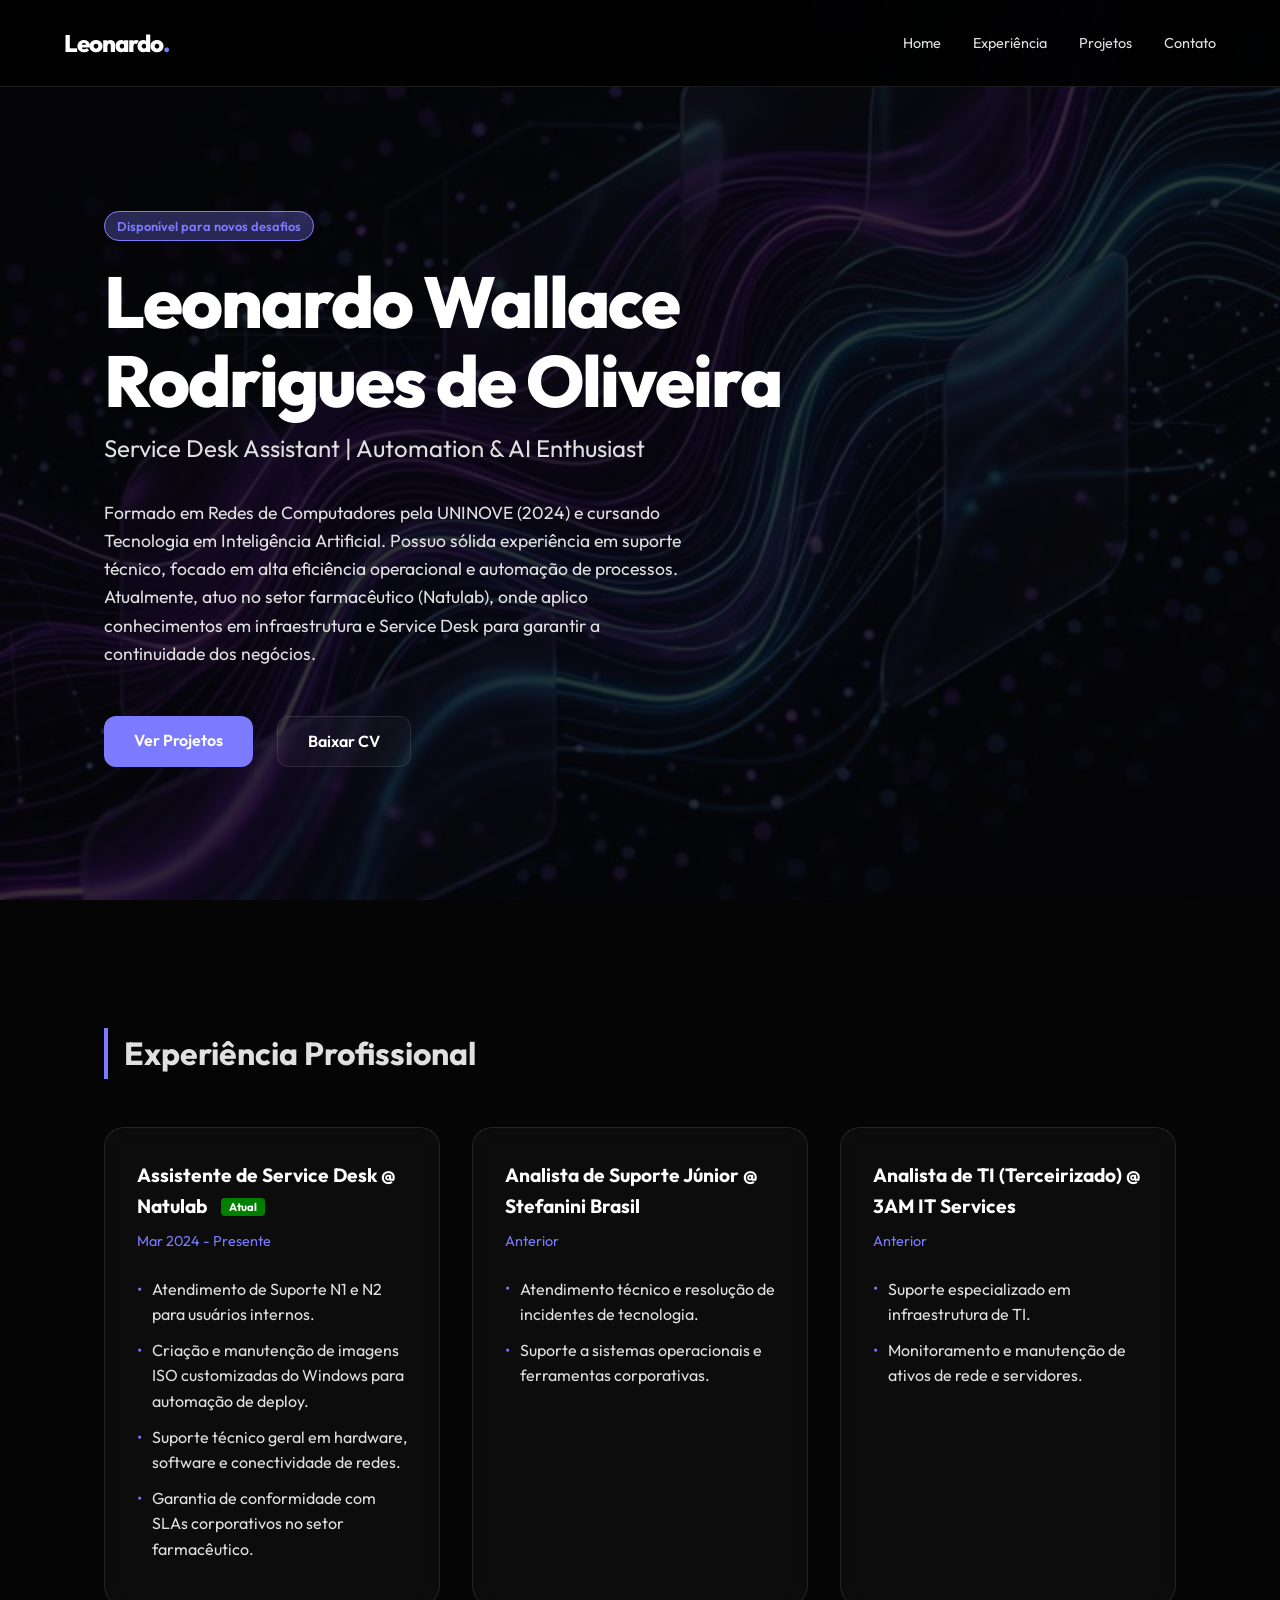
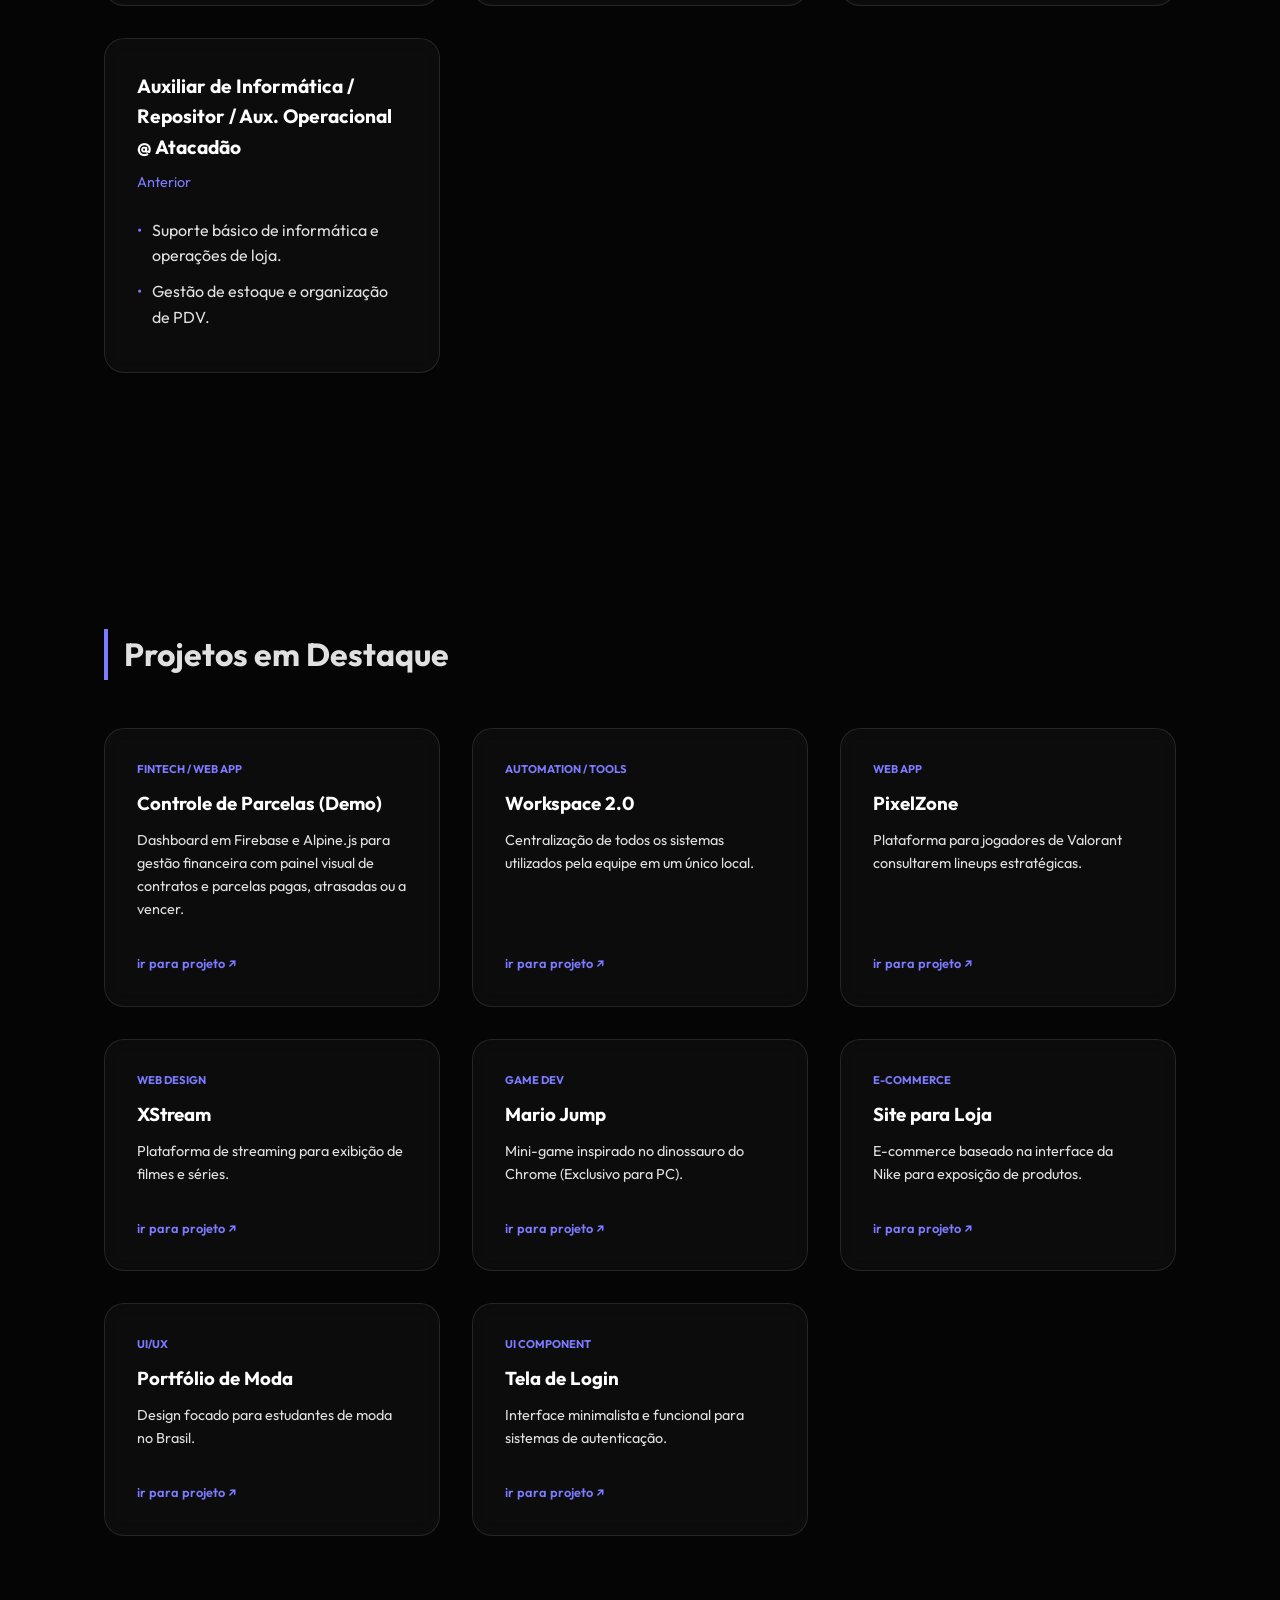
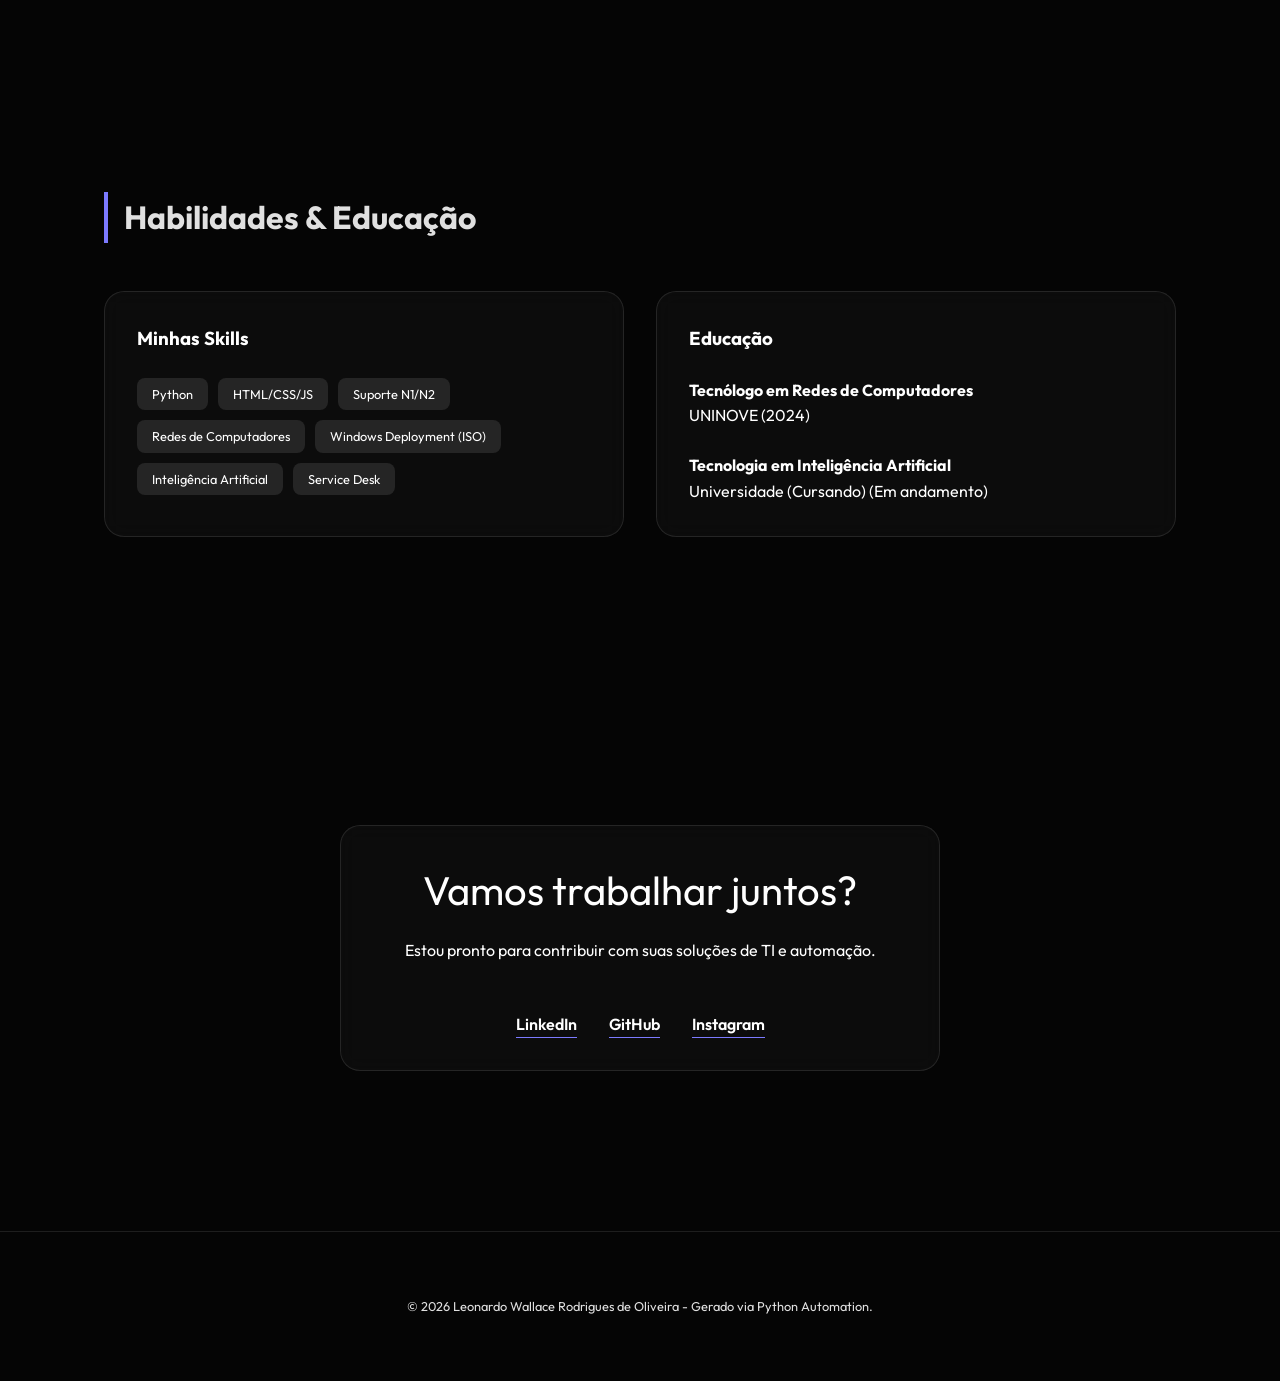
<file: data/output/index.html>
<!DOCTYPE html>
<html lang="pt-br">
<head>
    <meta charset="UTF-8">
    <meta name="viewport" content="width=device-width, initial-scale=1.0">
    <title>Leonardo Wallace Rodrigues de Oliveira | Portfólio</title>
    <link rel="icon" type="image/png" href="favicon.png">
    <link rel="stylesheet" href="index.css">
    <link href="https://fonts.googleapis.com/css2?family=Outfit:wght@300;400;600;800&display=swap" rel="stylesheet">
</head>
<body>
    <div class="bg-glow"></div>
    
    <nav>
        <div class="logo">Leonardo<span>.</span></div>
        <ul><li><a href="#home">Home</a></li><li><a href="#experiência">Experiência</a></li><li><a href="#projetos">Projetos</a></li><li><a href="#contato">Contato</a></li></ul>
    </nav>

    <main>
        <section id="home" class="hero">
            <div class="hero-content">
                <span class="badge">Disponível para novos desafios</span>
                <h1>Leonardo Wallace Rodrigues de Oliveira</h1>
                <h2>Service Desk Assistant | Automation & AI Enthusiast</h2>
                <p class="about-text">Formado em Redes de Computadores pela UNINOVE (2024) e cursando Tecnologia em Inteligência Artificial. Possuo sólida experiência em suporte técnico, focado em alta eficiência operacional e automação de processos. Atualmente, atuo no setor farmacêutico (Natulab), onde aplico conhecimentos em infraestrutura e Service Desk para garantir a continuidade dos negócios.</p>
                <div class="hero-actions">
                    <a href="#projetos" class="btn-primary">Ver Projetos</a>
                    <a href="assets/pdf/cv-leonardo.pdf" class="btn-secondary" download>Baixar CV</a>
                </div>
            </div>
        </section>

        <section id="experiência" class="section">
            <h2 class="section-title">Experiência Profissional</h2>
            <div class="grid-container">
                
            <div class="glass-card exp-item">
                <div class="exp-header">
                    <h3>Assistente de Service Desk @ Natulab <span class="current-tag">Atual</span></h3>
                    <span class="period">Mar 2024 - Presente</span>
                </div>
                <ul><li>Atendimento de Suporte N1 e N2 para usuários internos.</li><li>Criação e manutenção de imagens ISO customizadas do Windows para automação de deploy.</li><li>Suporte técnico geral em hardware, software e conectividade de redes.</li><li>Garantia de conformidade com SLAs corporativos no setor farmacêutico.</li></ul>
            </div>
            
            <div class="glass-card exp-item">
                <div class="exp-header">
                    <h3>Analista de Suporte Júnior @ Stefanini Brasil </h3>
                    <span class="period">Anterior</span>
                </div>
                <ul><li>Atendimento técnico e resolução de incidentes de tecnologia.</li><li>Suporte a sistemas operacionais e ferramentas corporativas.</li></ul>
            </div>
            
            <div class="glass-card exp-item">
                <div class="exp-header">
                    <h3>Analista de TI (Terceirizado) @ 3AM IT Services </h3>
                    <span class="period">Anterior</span>
                </div>
                <ul><li>Suporte especializado em infraestrutura de TI.</li><li>Monitoramento e manutenção de ativos de rede e servidores.</li></ul>
            </div>
            
            <div class="glass-card exp-item">
                <div class="exp-header">
                    <h3>Auxiliar de Informática / Repositor / Aux. Operacional @ Atacadão </h3>
                    <span class="period">Anterior</span>
                </div>
                <ul><li>Suporte básico de informática e operações de loja.</li><li>Gestão de estoque e organização de PDV.</li></ul>
            </div>
            
            </div>
        </section>

        <section id="projetos" class="section">
            <h2 class="section-title">Projetos em Destaque</h2>
            <div class="grid-container">
                
            <a href="./controle_parcelas_demo/index.html" target="_blank" class="glass-card project-card">
                <span class="proj-type">Fintech / Web App</span>
                <h3>Controle de Parcelas (Demo)</h3>
                <p>Dashboard em Firebase e Alpine.js para gestão financeira com painel visual de contratos e parcelas pagas, atrasadas ou a vencer.</p>
                <div class="proj-arrow">ir para projeto ↗</div>
            </a>
            
            <a href="https://leonardowallace.github.io/workspace2.0/" target="_blank" class="glass-card project-card">
                <span class="proj-type">Automation / Tools</span>
                <h3>Workspace 2.0</h3>
                <p>Centralização de todos os sistemas utilizados pela equipe em um único local.</p>
                <div class="proj-arrow">ir para projeto ↗</div>
            </a>
            
            <a href="https://pixelzonevlr.netlify.app/" target="_blank" class="glass-card project-card">
                <span class="proj-type">Web App</span>
                <h3>PixelZone</h3>
                <p>Plataforma para jogadores de Valorant consultarem lineups estratégicas.</p>
                <div class="proj-arrow">ir para projeto ↗</div>
            </a>
            
            <a href="https://leonardowallace.github.io/streaming/" target="_blank" class="glass-card project-card">
                <span class="proj-type">Web Design</span>
                <h3>XStream</h3>
                <p>Plataforma de streaming para exibição de filmes e séries.</p>
                <div class="proj-arrow">ir para projeto ↗</div>
            </a>
            
            <a href="https://leonardowallace.github.io/mini-game/" target="_blank" class="glass-card project-card">
                <span class="proj-type">Game Dev</span>
                <h3>Mario Jump</h3>
                <p>Mini-game inspirado no dinossauro do Chrome (Exclusivo para PC).</p>
                <div class="proj-arrow">ir para projeto ↗</div>
            </a>
            
            <a href="https://leonardowallace.github.io/loja/" target="_blank" class="glass-card project-card">
                <span class="proj-type">E-commerce</span>
                <h3>Site para Loja</h3>
                <p>E-commerce baseado na interface da Nike para exposição de produtos.</p>
                <div class="proj-arrow">ir para projeto ↗</div>
            </a>
            
            <a href="https://leonardowallace.github.io/marca/" target="_blank" class="glass-card project-card">
                <span class="proj-type">UI/UX</span>
                <h3>Portfólio de Moda</h3>
                <p>Design focado para estudantes de moda no Brasil.</p>
                <div class="proj-arrow">ir para projeto ↗</div>
            </a>
            
            <a href="https://leonardowallace.github.io/login-page/" target="_blank" class="glass-card project-card">
                <span class="proj-type">UI Component</span>
                <h3>Tela de Login</h3>
                <p>Interface minimalista e funcional para sistemas de autenticação.</p>
                <div class="proj-arrow">ir para projeto ↗</div>
            </a>
            
            </div>
        </section>

        <section class="section">
            <h2 class="section-title">Habilidades & Educação</h2>
            <div class="dual-grid">
                <div class="glass-card">
                    <h3>Minhas Skills</h3>
                    <div class="skills-flex"><span class="skill-tag">Python</span><span class="skill-tag">HTML/CSS/JS</span><span class="skill-tag">Suporte N1/N2</span><span class="skill-tag">Redes de Computadores</span><span class="skill-tag">Windows Deployment (ISO)</span><span class="skill-tag">Inteligência Artificial</span><span class="skill-tag">Service Desk</span></div>
                </div>
                <div class="glass-card">
                    <h3>Educação</h3>
                    <div class="edu-item"><strong>Tecnólogo em Redes de Computadores</strong><br>UNINOVE (2024)</div><div class="edu-item"><strong>Tecnologia em Inteligência Artificial</strong><br>Universidade (Cursando) (Em andamento)</div>
                </div>
            </div>
        </section>

        <section id="contato" class="contact-section">
            <div class="glass-card contact-inner">
                <h2>Vamos trabalhar juntos?</h2>
                <p>Estou pronto para contribuir com suas soluções de TI e automação.</p>
                <div class="social-links">
                    <a href="https://www.linkedin.com/in/leonardo-wallace-a97569247/" target="_blank">LinkedIn</a>
                    <a href="https://github.com/leonardowallace" target="_blank">GitHub</a>
                    <a href="https://www.instagram.com/leowllce/" target="_blank">Instagram</a>
                </div>
            </div>
        </section>
    </main>

    <footer>
        <p>© 2026 Leonardo Wallace Rodrigues de Oliveira - Gerado via Python Automation.</p>
    </footer>
</body>
</html>
</file>
<file: data/output/index.css>
:root {
    --bg: #050505;
    --card: rgba(255, 255, 255, 0.03);
    --border: rgba(255, 255, 255, 0.1);
    --accent: #7c7aff;
    --accent-glow: rgba(124, 122, 255, 0.3);
    --text: #ffffff;
    --text-dim: #e0e0e0;
    --nav-blur: rgba(2, 2, 2, 0.9);
}

* {
    margin: 0;
    padding: 0;
    box-sizing: border-box;
    font-family: 'Outfit', sans-serif;
}

html {
    scroll-behavior: smooth;
}

body {
    background-color: var(--bg);
    background-image: linear-gradient(rgba(5, 5, 5, 0.8), rgba(5, 5, 5, 0.8)), url('bg.png');
    background-size: cover;
    background-position: center;
    background-attachment: fixed;
    color: var(--text);
    line-height: 1.6;
    overflow-x: hidden;
}

.bg-glow {
    display: none; /* Imagem de fundo substitui o glow manual */
}

nav {
    position: fixed;
    top: 0;
    width: 100%;
    padding: 1.5rem 5%;
    display: flex;
    justify-content: space-between;
    align-items: center;
    background: var(--nav-blur);
    backdrop-filter: blur(20px);
    z-index: 1000;
    border-bottom: 1px solid var(--border);
}

.logo {
    font-size: 1.5rem;
    font-weight: 800;
    letter-spacing: -1px;
}

.logo span { color: var(--accent); }

nav ul {
    display: flex;
    list-style: none;
    gap: 2rem;
}

nav a {
    text-decoration: none;
    color: var(--text-dim);
    transition: 0.3s;
    font-size: 0.9rem;
    font-weight: 400;
}

nav a:hover { color: var(--text); }

main {
    padding: 0 5%;
    max-width: 1200px;
    margin: 0 auto;
}

.hero {
    height: 100vh;
    display: flex;
    align-items: center;
    padding-top: 5rem;
}

.hero-content {
    max-width: 800px;
}

.badge {
    padding: 6px 12px;
    background: var(--accent-glow);
    border: 1px solid var(--accent);
    color: var(--accent);
    border-radius: 50px;
    font-size: 0.8rem;
    font-weight: 600;
}

h1 {
    font-size: clamp(2.5rem, 8vw, 4.5rem);
    font-weight: 800;
    margin: 1.5rem 0 0.5rem;
    letter-spacing: -2px;
    line-height: 1.1;
}

h2 {
    font-size: 1.5rem;
    color: var(--text-dim);
    font-weight: 400;
    margin-bottom: 2rem;
}

.about-text {
    font-size: 1.1rem;
    color: var(--text-dim);
    margin-bottom: 3rem;
    max-width: 600px;
}

.hero-actions {
    display: flex;
    gap: 1.5rem;
}

.btn-primary, .btn-secondary {
    padding: 12px 30px;
    border-radius: 12px;
    text-decoration: none;
    font-weight: 600;
    transition: 0.3s transform;
    display: inline-block;
}

.btn-primary {
    background: var(--accent);
    color: white;
}

.btn-secondary {
    background: var(--card);
    border: 1px solid var(--border);
    color: white;
}

.btn-primary:hover, .btn-secondary:hover {
    transform: translateY(-5px);
}

.section {
    padding: 8rem 0;
}

.section-title {
    font-size: 2rem;
    font-weight: 700;
    margin-bottom: 3rem;
    position: relative;
    padding-left: 1rem;
    border-left: 4px solid var(--accent);
}

.grid-container {
    display: grid;
    grid-template-columns: repeat(auto-fill, minmax(320px, 1fr));
    gap: 2rem;
}

.glass-card {
    background: var(--card);
    border: 1px solid var(--border);
    backdrop-filter: blur(10px);
    border-radius: 20px;
    padding: 2rem;
    transition: 0.3s;
}

.glass-card:hover {
    border-color: var(--accent);
    background: rgba(255,255,255,0.05);
}

.exp-item h3 { font-size: 1.2rem; margin-bottom: 0.5rem; }
.exp-item .period { font-size: 0.9rem; color: var(--accent); display: block; margin-bottom: 1.5rem; }
.exp-item ul { list-style: none; }
.exp-item li { color: var(--text-dim); margin-bottom: 10px; position: relative; padding-left: 15px; }
.exp-item li::before { content: "•"; color: var(--accent); position: absolute; left: 0; }

.current-tag {
    font-size: 0.7rem;
    background: green;
    padding: 2px 8px;
    border-radius: 4px;
    margin-left: 10px;
    vertical-align: middle;
}

.project-card {
    text-decoration: none;
    color: inherit;
    display: flex;
    flex-direction: column;
}

.proj-type { font-size: 0.7rem; color: var(--accent); text-transform: uppercase; font-weight: 700; }
.project-card h3 { margin: 10px 0; }
.project-card p { color: var(--text-dim); font-size: 0.9rem; flex-grow: 1; }
.proj-arrow { font-size: 0.8rem; margin-top: 2rem; font-weight: 600; color: var(--accent); }

.dual-grid {
    display: grid;
    grid-template-columns: 1fr 1fr;
    gap: 2rem;
}

.skills-flex {
    display: flex;
    flex-wrap: wrap;
    gap: 10px;
    margin-top: 1.5rem;
}

.skill-tag {
    background: var(--border);
    padding: 6px 15px;
    border-radius: 8px;
    font-size: 0.8rem;
}

.edu-item { margin-top: 1.5rem; }

.contact-section { padding: 10rem 0; text-align: center; }
.contact-inner { max-width: 600px; margin: 0 auto; }
.contact-inner h2 { font-size: 2.5rem; margin-bottom: 1rem; color: white; }
.social-links { display: flex; justify-content: center; gap: 2rem; margin-top: 3rem; }
.social-links a { text-decoration: none; color: white; font-weight: 600; border-bottom: 1px solid var(--accent); }

footer {
    padding: 4rem;
    text-align: center;
    border-top: 1px solid var(--border);
    color: var(--text-dim);
    font-size: 0.8rem;
}

@media (max-width: 768px) {
    nav ul { display: none; }
    .dual-grid { grid-template-columns: 1fr; }
    h1 { font-size: 3rem; }
}
</file>
